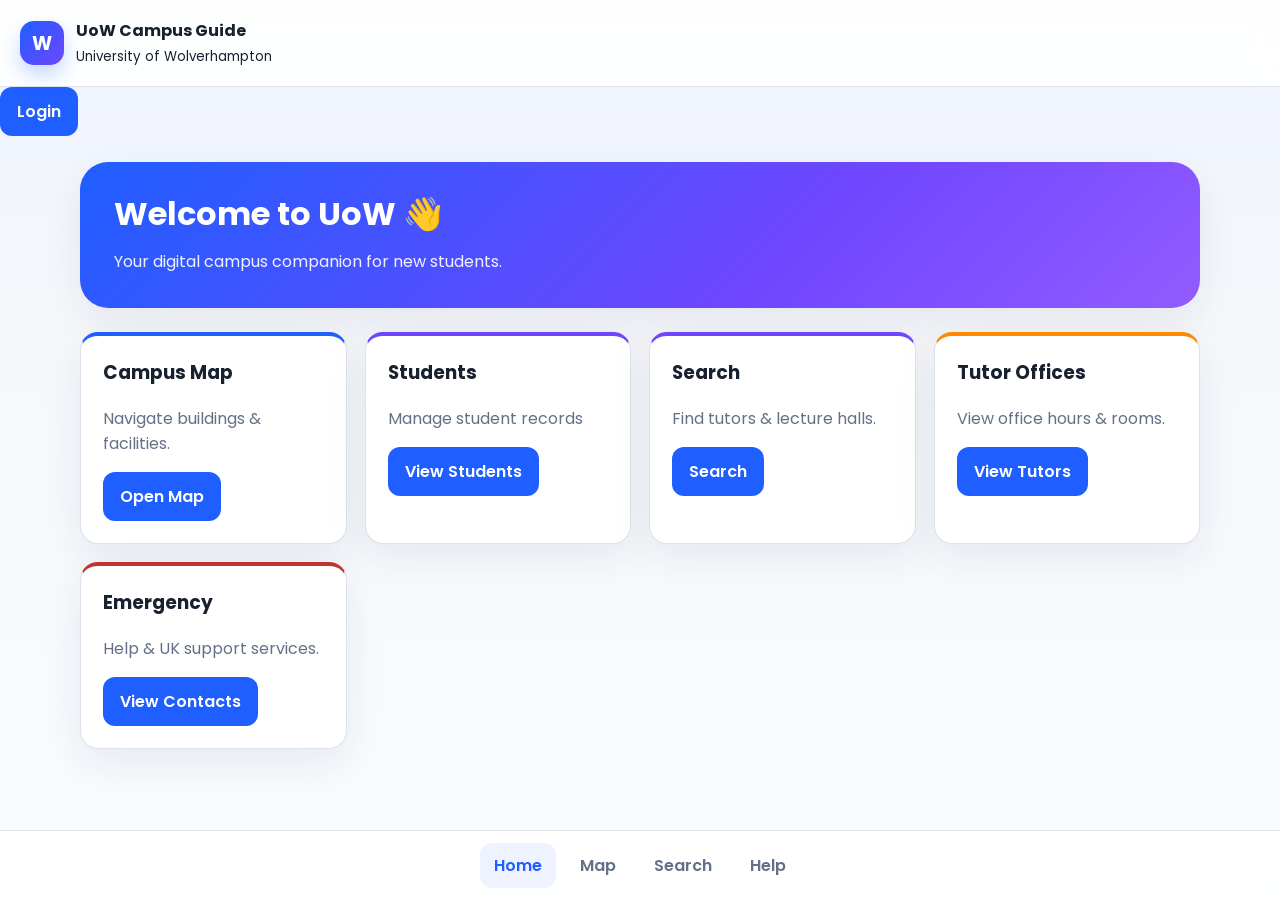
<file: index.html>
<!DOCTYPE html>
<html>
<head>
<title>UoW Campus Guide</title>
<link rel="stylesheet" href="style.css">
<link href="https://fonts.googleapis.com/css2?family=Poppins:wght@300;400;600;700&display=swap" rel="stylesheet">
</head>
<body>

<header>
<div class="logo">
<div class="logo-box">W</div>
<div>

<strong>UoW Campus Guide</strong><br>

<small>University of Wolverhampton</small>
</div>
</div>
</header>

<a href="login.php" class="btn">Login</a>

<div class="container">

<div class="hero">
<h1>Welcome to UoW 👋</h1>
<p>Your digital campus companion for new students.</p>
</div>

<div class="grid">

<div class="card card-blue">
<h3>Campus Map</h3>
<p>Navigate buildings & facilities.</p>
<a href="map.html" class="btn">Open Map</a>
</div>

<div class="card card-purple">
<h3>Students</h3>
<p>Manage student records</p>
<a href="students.php" class="btn">View Students</a>
</div>

<div class="card card-purple">
<h3>Search</h3>
<p>Find tutors & lecture halls.</p>
<a href="search.html" class="btn">Search</a>
</div>

<div class="card card-orange">
<h3>Tutor Offices</h3>
<p>View office hours & rooms.</p>
<a href="tutors.html" class="btn">View Tutors</a>
</div>

<div class="card card-red">
<h3>Emergency</h3>
<p>Help & UK support services.</p>
<a href="emergency.html" class="btn">View Contacts</a>
</div>

</div>

<div class="spacer"></div>
</div>

<footer>
<a href="index.html" class="active">Home</a>
<a href="map.html">Map</a>
<a href="search.html">Search</a>
<a href="emergency.html">Help</a>
</footer>

</body>
</html>
</file>
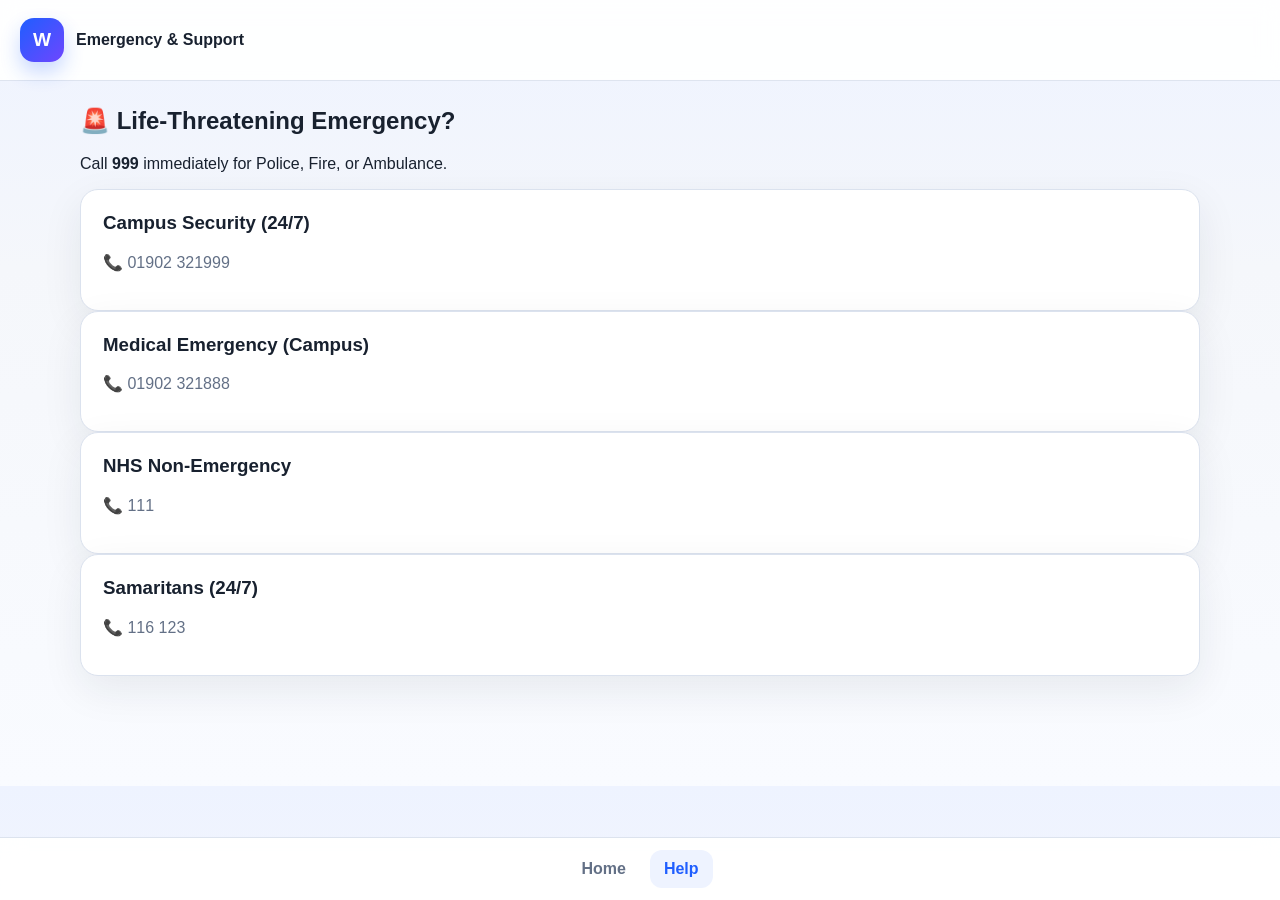
<file: emergency.html>
<!DOCTYPE html>
<html>
<head>
<title>Emergency</title>
<link rel="stylesheet" href="style.css">
</head>
<body>

<header>
<div class="logo">
<div class="logo-box">W</div>
<strong>Emergency & Support</strong>
</div>
</header>

<div class="container">

<div class="emergency-box">
<h2>🚨 Life-Threatening Emergency?</h2>
<p>Call <strong>999</strong> immediately for Police, Fire, or Ambulance.</p>
</div>

<div class="card">
<h3>Campus Security (24/7)</h3>
<p>📞 01902 321999</p>
</div>

<div class="card">
<h3>Medical Emergency (Campus)</h3>
<p>📞 01902 321888</p>
</div>

<div class="card">
<h3>NHS Non-Emergency</h3>
<p>📞 111</p>
</div>

<div class="card">
<h3>Samaritans (24/7)</h3>
<p>📞 116 123</p>
</div>

<div class="spacer"></div>
</div>

<footer>
<a href="index.html">Home</a>
<a href="emergency.html" class="active">Help</a>
</footer>

</body>
</html>
</file>
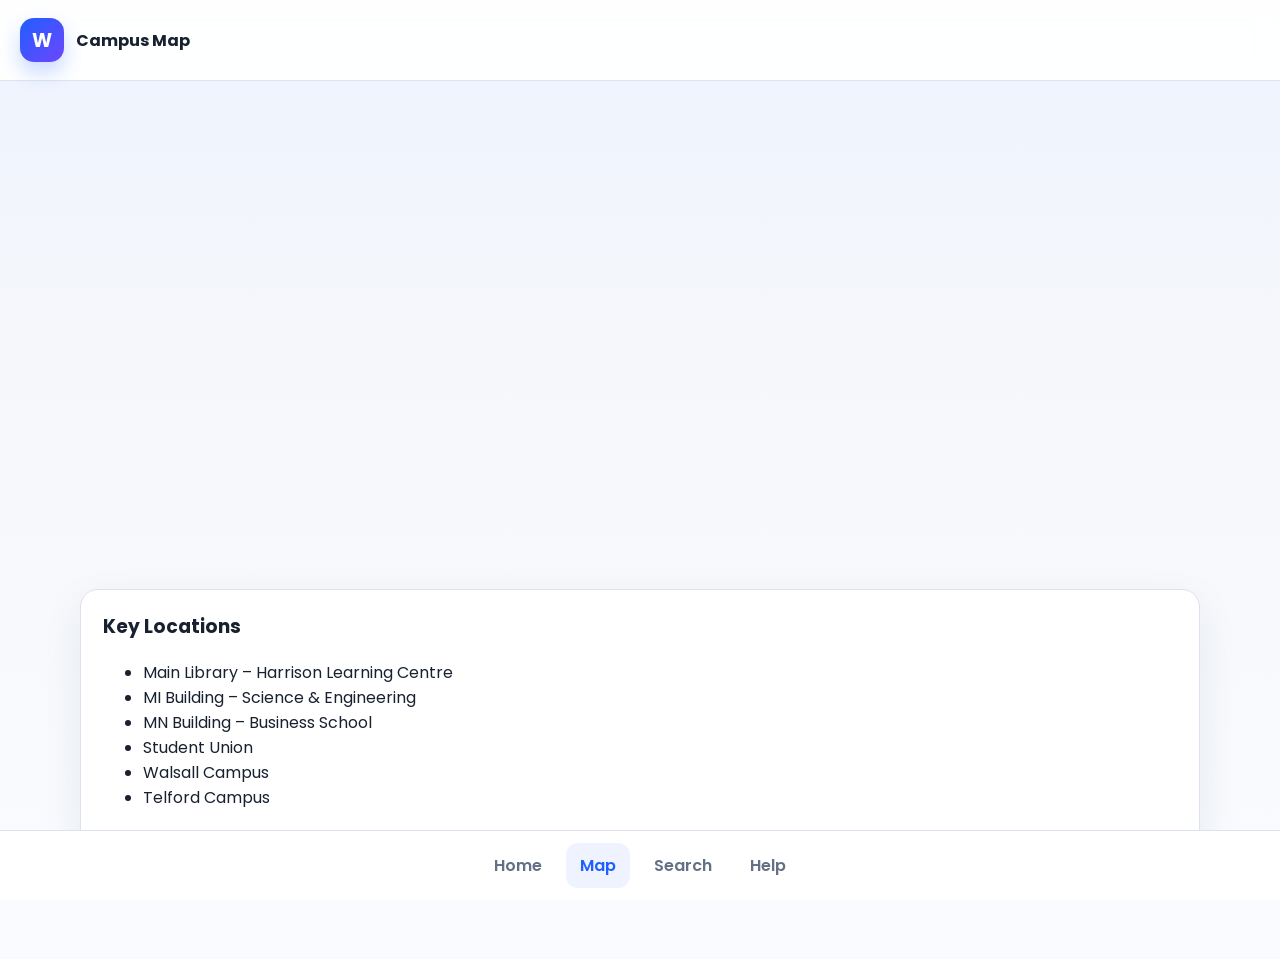
<file: map.html>
<!DOCTYPE html>
<html>
<head>
<title>Campus Map</title>
<link rel="stylesheet" href="style.css">
<link href="https://fonts.googleapis.com/css2?family=Poppins:wght@300;400;600;700&display=swap" rel="stylesheet">
</head>
<body>

<header>
    <div class="logo">
        <div class="logo-box">W</div>
        <strong>Campus Map</strong>
    </div>
</header>

<div class="container">

<div class="map-container">
<iframe 
width="100%" 
height="450" 
style="border:0;" 
loading="lazy" 
allowfullscreen
src="https://www.google.com/maps?q=University+of+Wolverhampton&output=embed">
</iframe>
</div>

<br>

<div class="card">
<h3>Key Locations</h3>
<ul>
<li>Main Library – Harrison Learning Centre</li>
<li>MI Building – Science & Engineering</li>
<li>MN Building – Business School</li>
<li>Student Union</li>
<li>Walsall Campus</li>
<li>Telford Campus</li>
</ul>
</div>

<div class="spacer"></div>
</div>

<footer>
<a href="index.html">Home</a>
<a href="map.html" class="active">Map</a>
<a href="search.html">Search</a>
<a href="emergency.html">Help</a>
</footer>

</body>
</html>
</file>
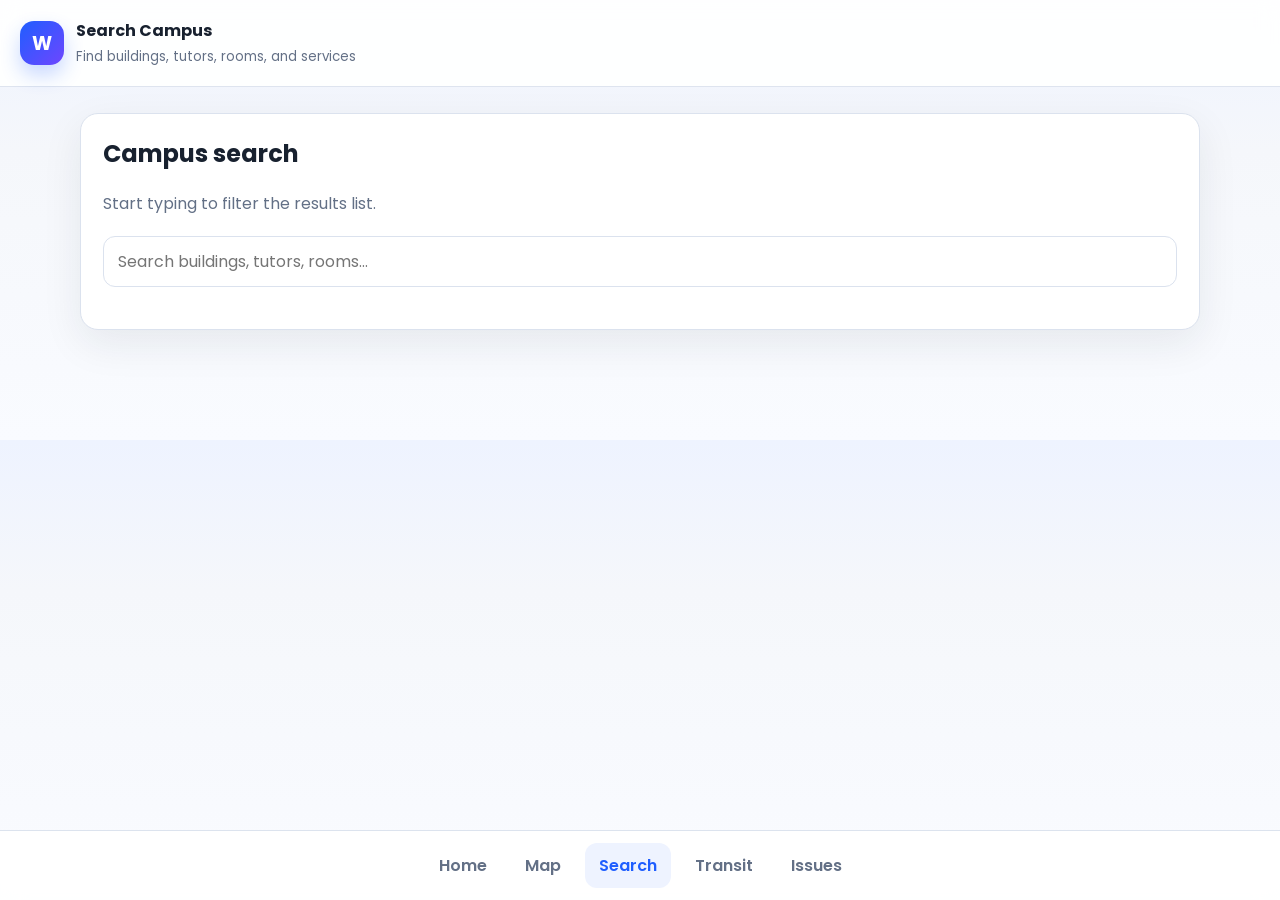
<file: search.html>
<!DOCTYPE html>
<html lang="en">
<head>
  <meta charset="UTF-8">
  <meta name="viewport" content="width=device-width, initial-scale=1.0">
  <title>Search Campus</title>
  <link rel="stylesheet" href="style.css">
  <link href="https://fonts.googleapis.com/css2?family=Poppins:wght@300;400;600;700&display=swap" rel="stylesheet">
</head>
<body>
  <header>
    <div class="logo">
      <div class="logo-box">W</div>
      <div class="brand-copy">
        <strong>Search Campus</strong>
        <small>Find buildings, tutors, rooms, and services</small>
      </div>
    </div>
  </header>

  <main class="container">
    <section class="panel">
      <h2>Campus search</h2>
      <p class="muted">Start typing to filter the results list.</p>
      <div class="search-box">
        <input type="text" id="searchInput" placeholder="Search buildings, tutors, rooms...">
      </div>
      <div class="card" id="resultsBox" style="display:none;">
        <h3>Search Results</h3>
        <ul id="list" class="list-clean">
          <li><a href="https://www.google.com/maps?q=Harrison+Learning+Centre+Wolverhampton" target="_blank" rel="noopener">Main Library – Harrison Learning Centre</a></li>
          <li><a href="https://www.google.com/maps?q=MI+Building+University+of+Wolverhampton" target="_blank" rel="noopener">MI Building – Science Labs</a></li>
          <li><a href="https://www.google.com/maps?q=MN+Building+University+of+Wolverhampton" target="_blank" rel="noopener">MN Building – Business School</a></li>
          <li><a href="https://www.google.com/maps?q=University+of+Wolverhampton+Student+Union" target="_blank" rel="noopener">Student Union Café</a></li>
          <li><a href="https://www.google.com/maps?q=Harrison+Learning+Centre+Prayer+Room+Wolverhampton" target="_blank" rel="noopener">Prayer Room</a></li>
          <li><a href="https://www.google.com/maps?q=MI+Building+University+of+Wolverhampton" target="_blank" rel="noopener">Dr Smith – MI Building</a></li>
          <li><a href="https://www.google.com/maps?q=MN+Building+University+of+Wolverhampton" target="_blank" rel="noopener">Prof Johnson – MN Building</a></li>
          <li><a href="https://www.google.com/maps?q=Harrison+Learning+Centre+Wolverhampton" target="_blank" rel="noopener">Dr Ahmed – Harrison Centre</a></li>
          <li><a href="https://www.google.com/maps?q=University+of+Wolverhampton+toilets" target="_blank" rel="noopener">Toilets – MI Building</a></li>
          <li><a href="https://www.google.com/maps?q=University+of+Wolverhampton+computer+lab" target="_blank" rel="noopener">Computer Lab</a></li>
        </ul>
        <p id="noResults" style="display:none;">No results found</p>
      </div>
    </section>
  </main>

  <footer>
    <a href="index.html">Home</a>
    <a href="map.html">Map</a>
    <a href="search.html" class="active">Search</a>
    <a href="transit.html">Transit</a>
    <a href="issues.html">Issues</a>
  </footer>

  <script>
    const searchInput = document.getElementById('searchInput');
    const items = document.querySelectorAll('#list li');
    const resultsBox = document.getElementById('resultsBox');
    const noResults = document.getElementById('noResults');

    function filterList() {
      const input = searchInput.value.toLowerCase().trim();
      if (!input) {
        resultsBox.style.display = 'none';
        noResults.style.display = 'none';
        items.forEach(item => item.style.display = '');
        return;
      }

      resultsBox.style.display = 'block';
      let visibleCount = 0;

      items.forEach(item => {
        const match = item.textContent.toLowerCase().includes(input);
        item.style.display = match ? '' : 'none';
        if (match) visibleCount++;
      });

      noResults.style.display = visibleCount === 0 ? 'block' : 'none';
    }

    searchInput.addEventListener('input', filterList);
  </script>
</body>
</html>
</file>
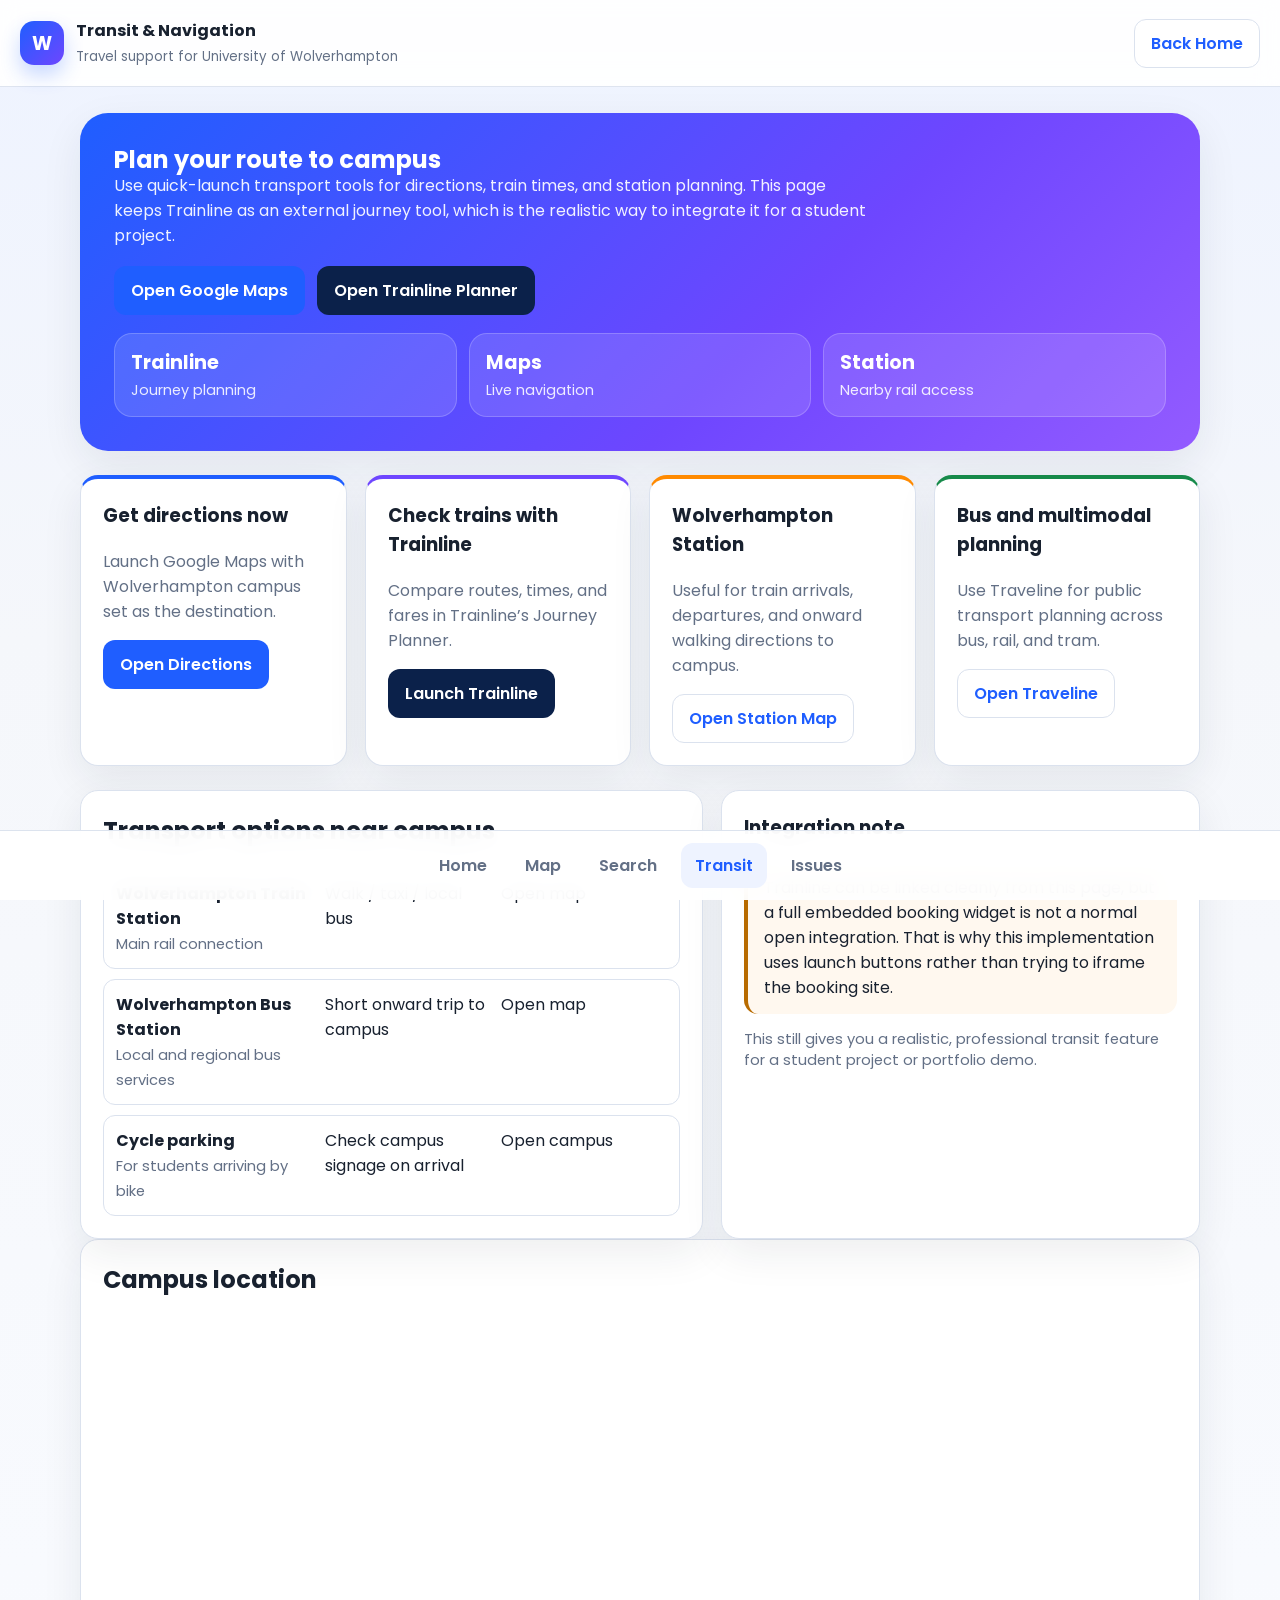
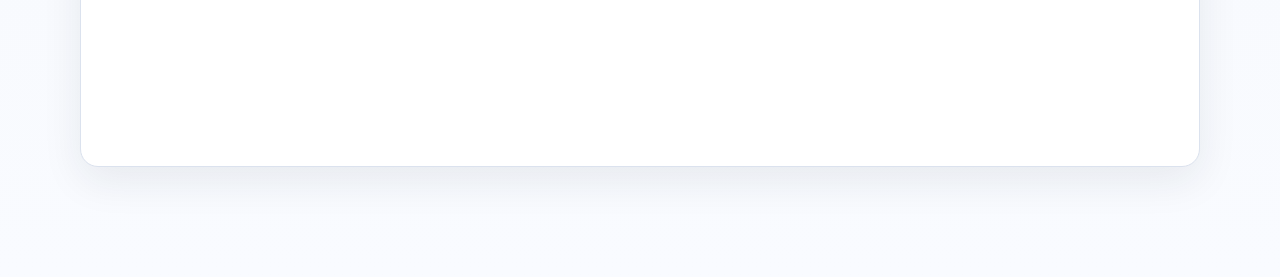
<file: transit.html>
<!DOCTYPE html>
<html lang="en">
<head>
  <meta charset="UTF-8">
  <meta name="viewport" content="width=device-width, initial-scale=1.0">
  <title>Transit & Navigation</title>
  <link rel="stylesheet" href="style.css">
  <link href="https://fonts.googleapis.com/css2?family=Poppins:wght@300;400;600;700&display=swap" rel="stylesheet">
</head>
<body>
  <header>
    <div class="logo">
      <div class="logo-box">W</div>
      <div class="brand-copy">
        <strong>Transit & Navigation</strong>
        <small>Travel support for University of Wolverhampton</small>
      </div>
    </div>
    <div class="header-actions">
      <a href="index.html" class="btn secondary">Back Home</a>
    </div>
  </header>

  <main class="container">
    <section class="hero">
      <div>
        <h1>Plan your route to campus</h1>
        <p>Use quick-launch transport tools for directions, train times, and station planning. This page keeps Trainline as an external journey tool, which is the realistic way to integrate it for a student project.</p>
      </div>
      <div class="hero-actions">
        <a class="btn" target="_blank" rel="noopener" href="https://www.google.com/maps/dir/?api=1&destination=University+of+Wolverhampton">Open Google Maps</a>
        <a class="btn trainline" target="_blank" rel="noopener" href="https://www.thetrainline.com/journey-planner">Open Trainline Planner</a>
      </div>
      <div class="stats">
        <div class="stat"><strong>Trainline</strong><span>Journey planning</span></div>
        <div class="stat"><strong>Maps</strong><span>Live navigation</span></div>
        <div class="stat"><strong>Station</strong><span>Nearby rail access</span></div>
      </div>
    </section>

    <section class="grid">
      <article class="card card-blue">
        <h3>Get directions now</h3>
        <p>Launch Google Maps with Wolverhampton campus set as the destination.</p>
        <a class="btn" target="_blank" rel="noopener" href="https://www.google.com/maps/dir/?api=1&destination=University+of+Wolverhampton">Open Directions</a>
      </article>

      <article class="card card-purple">
        <h3>Check trains with Trainline</h3>
        <p>Compare routes, times, and fares in Trainline’s Journey Planner.</p>
        <a class="btn trainline" target="_blank" rel="noopener" href="https://www.thetrainline.com/journey-planner">Launch Trainline</a>
      </article>

      <article class="card card-orange">
        <h3>Wolverhampton Station</h3>
        <p>Useful for train arrivals, departures, and onward walking directions to campus.</p>
        <a class="btn secondary" target="_blank" rel="noopener" href="https://www.google.com/maps?q=Wolverhampton+Train+Station">Open Station Map</a>
      </article>

      <article class="card card-green">
        <h3>Bus and multimodal planning</h3>
        <p>Use Traveline for public transport planning across bus, rail, and tram.</p>
        <a class="btn secondary" target="_blank" rel="noopener" href="https://www.traveline.info/">Open Traveline</a>
      </article>
    </section>

    <section class="row">
      <div class="panel">
        <h2>Transport options near campus</h2>
        <div class="table-like">
          <div class="table-row">
            <div><strong>Wolverhampton Train Station</strong><span class="small">Main rail connection</span></div>
            <div>Walk / taxi / local bus</div>
            <div><a target="_blank" rel="noopener" href="https://www.google.com/maps?q=Wolverhampton+Train+Station">Open map</a></div>
          </div>
          <div class="table-row">
            <div><strong>Wolverhampton Bus Station</strong><span class="small">Local and regional bus services</span></div>
            <div>Short onward trip to campus</div>
            <div><a target="_blank" rel="noopener" href="https://www.google.com/maps?q=Wolverhampton+Bus+Station">Open map</a></div>
          </div>
          <div class="table-row">
            <div><strong>Cycle parking</strong><span class="small">For students arriving by bike</span></div>
            <div>Check campus signage on arrival</div>
            <div><a target="_blank" rel="noopener" href="https://www.google.com/maps?q=University+of+Wolverhampton">Open campus</a></div>
          </div>
        </div>
      </div>

      <div class="panel">
        <h3>Integration note</h3>
        <div class="notice warning">
          Trainline can be linked cleanly from this page, but a full embedded booking widget is not a normal open integration. That is why this implementation uses launch buttons rather than trying to iframe the booking site.
        </div>
        <p class="small">This still gives you a realistic, professional transit feature for a student project or portfolio demo.</p>
      </div>
    </section>

    <section class="panel map-container">
      <h2>Campus location</h2>
      <iframe loading="lazy" allowfullscreen src="https://www.google.com/maps?q=University+of+Wolverhampton&output=embed"></iframe>
    </section>
  </main>

  <footer>
    <a href="index.html">Home</a>
    <a href="map.html">Map</a>
    <a href="search.html">Search</a>
    <a href="transit.html" class="active">Transit</a>
    <a href="issues.html">Issues</a>
  </footer>
</body>
</html>
</file>
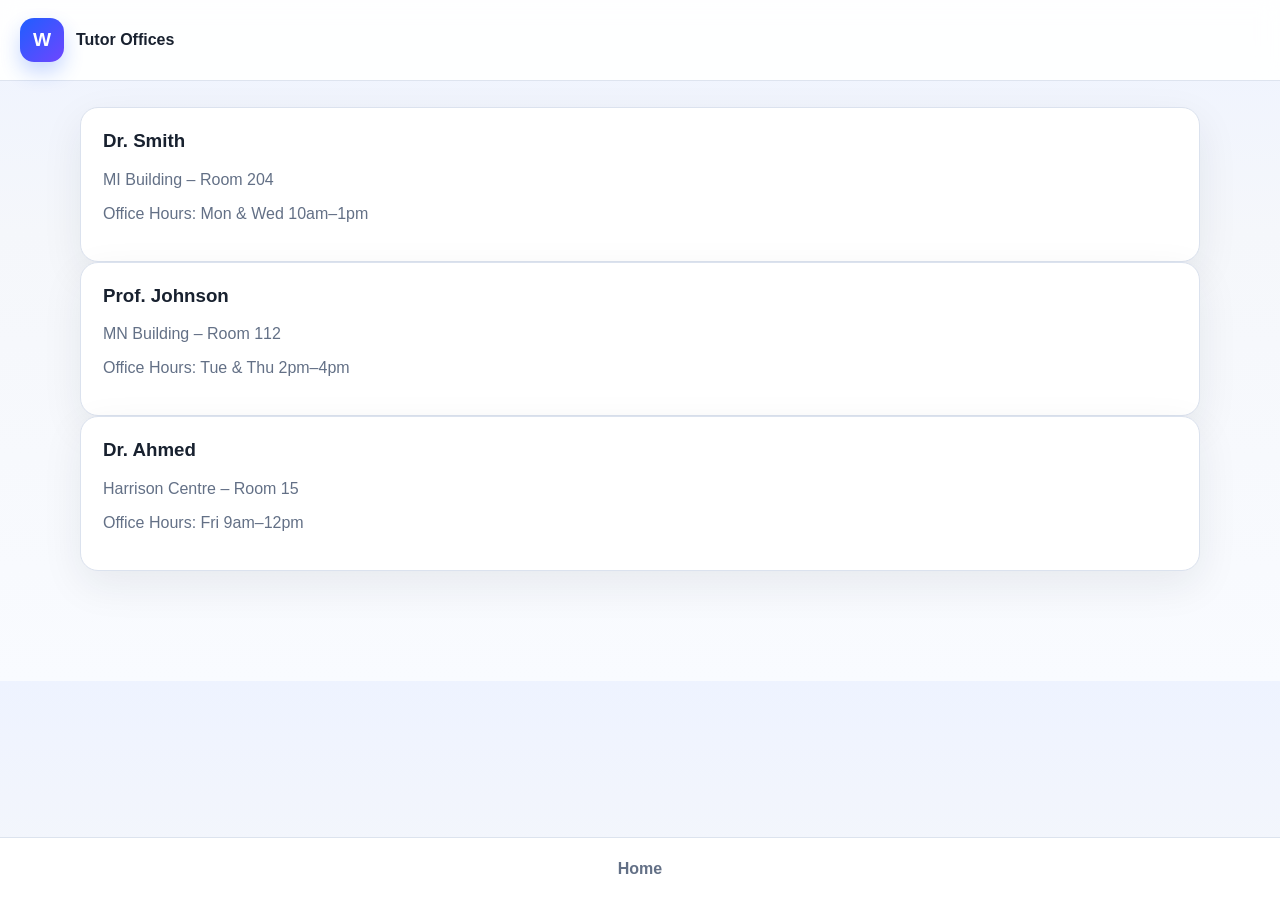
<file: tutors.html>
<!DOCTYPE html>
<html>
<head>
<title>Tutor Offices</title>
<link rel="stylesheet" href="style.css">
</head>
<body>

<header>
    <div class="logo">
        <div class="logo-box">W</div>
        <strong>Tutor Offices</strong>
    </div>
</header>

<div class="container">

<div class="card">
    <h3>Dr. Smith</h3>
    <p>MI Building – Room 204</p>
    <p>Office Hours: Mon & Wed 10am–1pm</p>
</div>

<div class="card">
    <h3>Prof. Johnson</h3>
    <p>MN Building – Room 112</p>
    <p>Office Hours: Tue & Thu 2pm–4pm</p>
</div>

<div class="card">
    <h3>Dr. Ahmed</h3>
    <p>Harrison Centre – Room 15</p>
    <p>Office Hours: Fri 9am–12pm</p>
</div>

</div>

<footer>
    <a href="index.html">Home</a>
</footer>

</body>
</html>
</file>
<file: style.css>
:root {
  --bg: #f5f7fb;
  --surface: #ffffff;
  --surface-2: #f0f4ff;
  --text: #18212f;
  --muted: #637086;
  --border: #dbe2ee;
  --primary: #1f5eff;
  --primary-dark: #1648c9;
  --success: #168a4a;
  --warning: #b86b00;
  --danger: #c03434;
  --purple: #6e46ff;
  --orange: #ff8a00;
  --shadow: 0 14px 40px rgba(24, 33, 47, 0.08);
  --radius: 18px;
}

* { box-sizing: border-box; }
html { scroll-behavior: smooth; }
body {
  margin: 0;
  font-family: 'Poppins', Arial, sans-serif;
  color: var(--text);
  background: linear-gradient(180deg, #eef3ff 0%, var(--bg) 34%, #f9fbff 100%);
}

a { color: inherit; text-decoration: none; }
img { max-width: 100%; }

header {
  position: sticky;
  top: 0;
  z-index: 50;
  display: flex;
  align-items: center;
  justify-content: space-between;
  gap: 16px;
  padding: 18px 20px;
  background: rgba(255,255,255,0.92);
  backdrop-filter: blur(10px);
  border-bottom: 1px solid rgba(219,226,238,0.9);
}

.logo {
  display: flex;
  align-items: center;
  gap: 12px;
}

.logo-box {
  width: 44px;
  height: 44px;
  border-radius: 14px;
  display: grid;
  place-items: center;
  background: linear-gradient(135deg, var(--primary), var(--purple));
  color: #fff;
  font-weight: 700;
  font-size: 1.2rem;
  box-shadow: 0 10px 20px rgba(31, 94, 255, 0.24);
}

.brand-copy strong { display: block; font-size: 1rem; }
.brand-copy small { color: var(--muted); }

.header-actions {
  display: flex;
  align-items: center;
  gap: 10px;
  flex-wrap: wrap;
}

.container {
  width: min(1120px, calc(100% - 32px));
  margin: 26px auto 110px;
}

.hero {
  background: linear-gradient(135deg, #1f5eff 0%, #6e46ff 62%, #935bff 100%);
  color: white;
  border-radius: 28px;
  padding: 34px;
  box-shadow: var(--shadow);
  display: grid;
  gap: 18px;
}

.hero h1, .hero h2 { margin: 0; line-height: 1.1; }
.hero p { margin: 0; color: rgba(255,255,255,0.92); max-width: 760px; }
.hero-actions {
  display: flex;
  gap: 12px;
  flex-wrap: wrap;
}

.stats {
  display: grid;
  grid-template-columns: repeat(auto-fit, minmax(140px, 1fr));
  gap: 12px;
}

.stat {
  background: rgba(255,255,255,0.12);
  border: 1px solid rgba(255,255,255,0.2);
  border-radius: 18px;
  padding: 14px 16px;
}

.stat strong { font-size: 1.2rem; display: block; }
.stat span { font-size: 0.9rem; color: rgba(255,255,255,0.88); }

.grid {
  display: grid;
  grid-template-columns: repeat(auto-fit, minmax(240px, 1fr));
  gap: 18px;
  margin-top: 24px;
}

.card, .panel {
  background: var(--surface);
  border: 1px solid var(--border);
  border-radius: var(--radius);
  box-shadow: var(--shadow);
  padding: 22px;
}

.card h3, .panel h3, .panel h2, .card h2 { margin-top: 0; }
.card p, .panel p, .muted { color: var(--muted); }

.card-blue { border-top: 4px solid var(--primary); }
.card-purple { border-top: 4px solid var(--purple); }
.card-orange { border-top: 4px solid var(--orange); }
.card-red { border-top: 4px solid var(--danger); }
.card-green { border-top: 4px solid var(--success); }

.btn {
  display: inline-flex;
  align-items: center;
  justify-content: center;
  gap: 8px;
  min-height: 44px;
  padding: 11px 16px;
  border-radius: 12px;
  border: 1px solid transparent;
  background: var(--primary);
  color: #fff;
  font-weight: 600;
  transition: 0.2s ease;
  cursor: pointer;
}

.btn:hover { background: var(--primary-dark); transform: translateY(-1px); }
.btn.secondary {
  background: white;
  color: var(--primary);
  border-color: var(--border);
}
.btn.secondary:hover { background: #f5f8ff; }
.btn.ghost {
  background: transparent;
  color: var(--text);
  border-color: var(--border);
}
.btn.trainline {
  background: #0b214a;
}
.btn.trainline:hover {
  background: #081834;
}

.row {
  display: grid;
  grid-template-columns: 1.3fr 1fr;
  gap: 18px;
  margin-top: 24px;
}

.map-container iframe {
  border: 0;
  width: 100%;
  min-height: 420px;
  border-radius: 18px;
}

.list-clean {
  list-style: none;
  padding: 0;
  margin: 0;
  display: grid;
  gap: 10px;
}

.list-clean li {
  padding: 12px 14px;
  border: 1px solid var(--border);
  border-radius: 12px;
  background: #fbfcff;
}

.search-box {
  margin: 20px 0;
}

input, select, textarea {
  width: 100%;
  border: 1px solid var(--border);
  border-radius: 12px;
  padding: 12px 14px;
  font: inherit;
  background: white;
  color: var(--text);
}

textarea { min-height: 110px; resize: vertical; }
label { font-weight: 600; font-size: 0.95rem; display: block; margin-bottom: 8px; }
.form-grid {
  display: grid;
  grid-template-columns: repeat(2, 1fr);
  gap: 16px;
}
.form-grid .full { grid-column: 1 / -1; }

.toolbar {
  display: grid;
  grid-template-columns: 1.4fr repeat(3, minmax(120px, 180px));
  gap: 12px;
  margin: 18px 0 12px;
}

.badges {
  display: flex;
  flex-wrap: wrap;
  gap: 8px;
}
.badge {
  display: inline-flex;
  align-items: center;
  padding: 6px 10px;
  border-radius: 999px;
  background: #eef3ff;
  color: #2145a4;
  font-size: 0.84rem;
  font-weight: 600;
}
.badge.status-open { background: #ecfff3; color: #0a7d3d; }
.badge.status-progress { background: #fff6e7; color: #975700; }
.badge.status-closed { background: #fff0f0; color: #af2626; }
.badge.priority-low { background: #eef5ff; color: #1f5eff; }
.badge.priority-medium { background: #fff4db; color: #9b6500; }
.badge.priority-high { background: #ffe8e8; color: #b62e2e; }

.issue-list {
  display: grid;
  gap: 14px;
  margin-top: 18px;
}

.issue-item {
  display: grid;
  gap: 10px;
  border: 1px solid var(--border);
  border-radius: 16px;
  padding: 18px;
  background: linear-gradient(180deg, #fff 0%, #fbfcff 100%);
}
.issue-item h4 { margin: 0; }
.issue-meta {
  display: flex;
  flex-wrap: wrap;
  gap: 8px;
}
.issue-actions {
  display: flex;
  flex-wrap: wrap;
  gap: 10px;
}
.small { font-size: 0.92rem; color: var(--muted); }
.empty-state {
  text-align: center;
  padding: 28px;
  border: 2px dashed var(--border);
  border-radius: 18px;
  color: var(--muted);
  background: #fbfcff;
}
.notice {
  border-left: 4px solid var(--primary);
  background: #f7faff;
  padding: 14px 16px;
  border-radius: 14px;
}
.notice.warning { border-left-color: var(--warning); background: #fff8ef; }
.notice.success { border-left-color: var(--success); background: #eefcf3; }

footer {
  position: fixed;
  left: 0;
  right: 0;
  bottom: 0;
  display: flex;
  justify-content: center;
  gap: 10px;
  padding: 12px 16px calc(12px + env(safe-area-inset-bottom));
  background: rgba(255,255,255,0.94);
  backdrop-filter: blur(12px);
  border-top: 1px solid rgba(219,226,238,0.95);
}

footer a {
  padding: 10px 14px;
  border-radius: 12px;
  color: var(--muted);
  font-weight: 600;
}
footer a.active {
  background: #eef3ff;
  color: var(--primary);
}

.table-like {
  display: grid;
  gap: 10px;
}
.table-row {
  display: grid;
  grid-template-columns: 1.2fr 1fr 1fr;
  gap: 10px;
  padding: 12px;
  border: 1px solid var(--border);
  border-radius: 12px;
}
.table-row strong { display: block; }

@media (max-width: 840px) {
  .row, .toolbar, .form-grid, .table-row {
    grid-template-columns: 1fr;
  }
  .container {
    width: min(100% - 20px, 1120px);
  }
  .hero { padding: 24px; }
  header { align-items: flex-start; flex-direction: column; }
}
</file>
